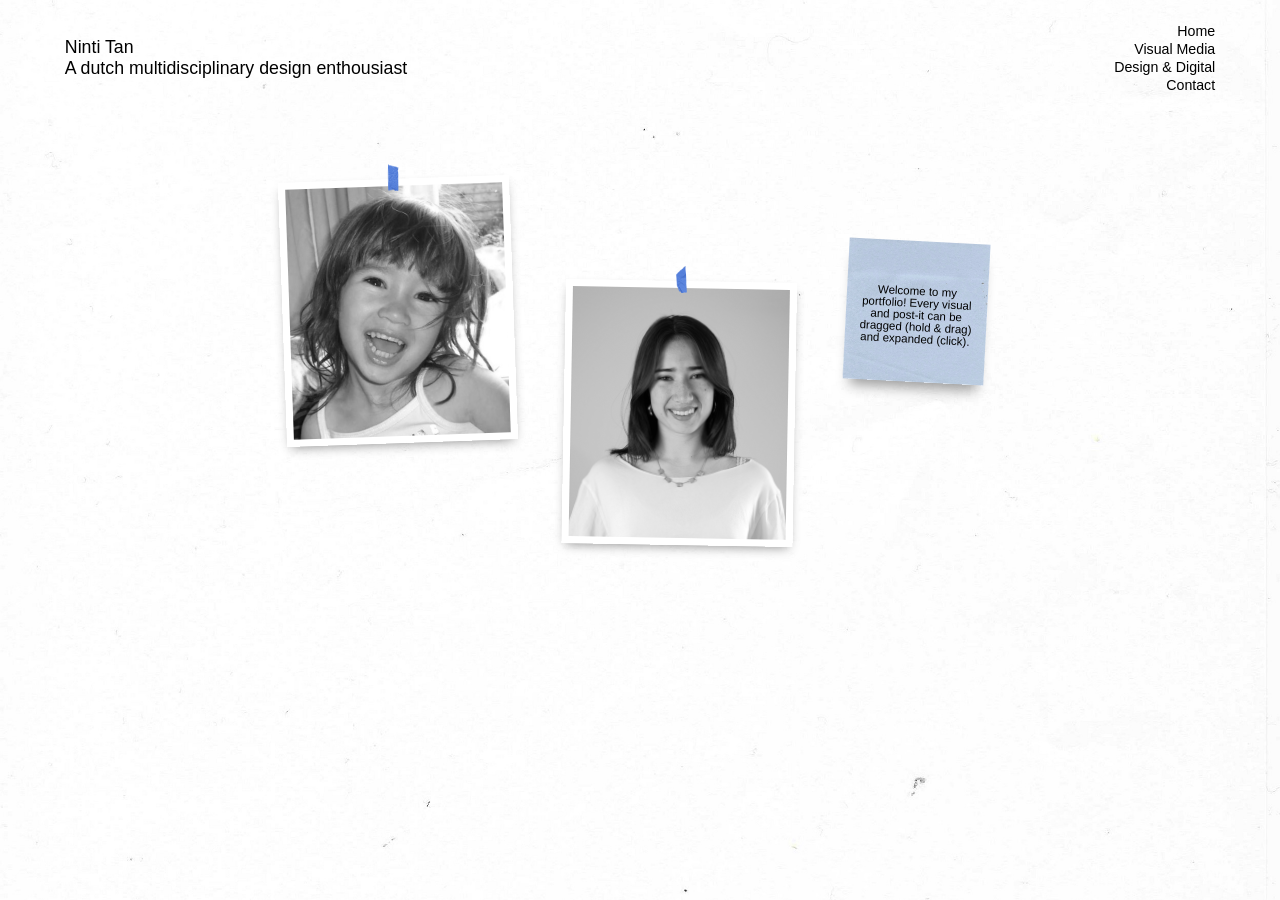
<file: index.html>
<!DOCTYPE html>
<html lang="en">
<head>
    <meta charset="UTF-8">
    <meta name="viewport" content="width=device-width, initial-scale=1.0">
    <link rel="stylesheet" href="styles/global.css">
    <link rel="stylesheet" href="styles/Draggable.css">
    <link rel="stylesheet" href="styles/homepage.css">
    <title>Ninti Tan's Portfolio</title>
</head>
<body>
    <header>
        <div>
            <h1>Ninti Tan</h1>
            <h2>A dutch multidisciplinary design enthousiast</h2>
        </div>
        <nav>
            <ul>
                <li><a href="index.html">Home</a></li>
                <li><a href="Visual Media.html">Visual Media</a></li>
                <li><a href="Design & Digital.html">Design & Digital</a></li>
                <li><a href="contact.html">Contact</a></li>
            </ul>
        </nav>     
    </header>

    <div class="frame-wrap" id="frame-wrap">
        <div class="object obj1 image-placeholder" draggable="false">
            <img src="images/Tape01.png" alt="" class="tape">
            <img src="images/little-me.png" alt="" class="image"> 
        </div>
        <div class="object obj2 image-placeholder" draggable="false">
            <img src="images/Tape02.png" alt="" class="tape">
            <img src="images/big-me.jpg" alt="" class="image"> 
        </div>
        <div class="postit post1">
            <img src="images/postit01.png" alt="Post-it note" draggable="false">
            <p>Welcome to my portfolio! Every visual and post-it can be dragged (hold & drag) and expanded (click). </p> 
        </div>

    </div>


    <script src="scripts/Draggable.js"></script>
</body>

</html>
</file>
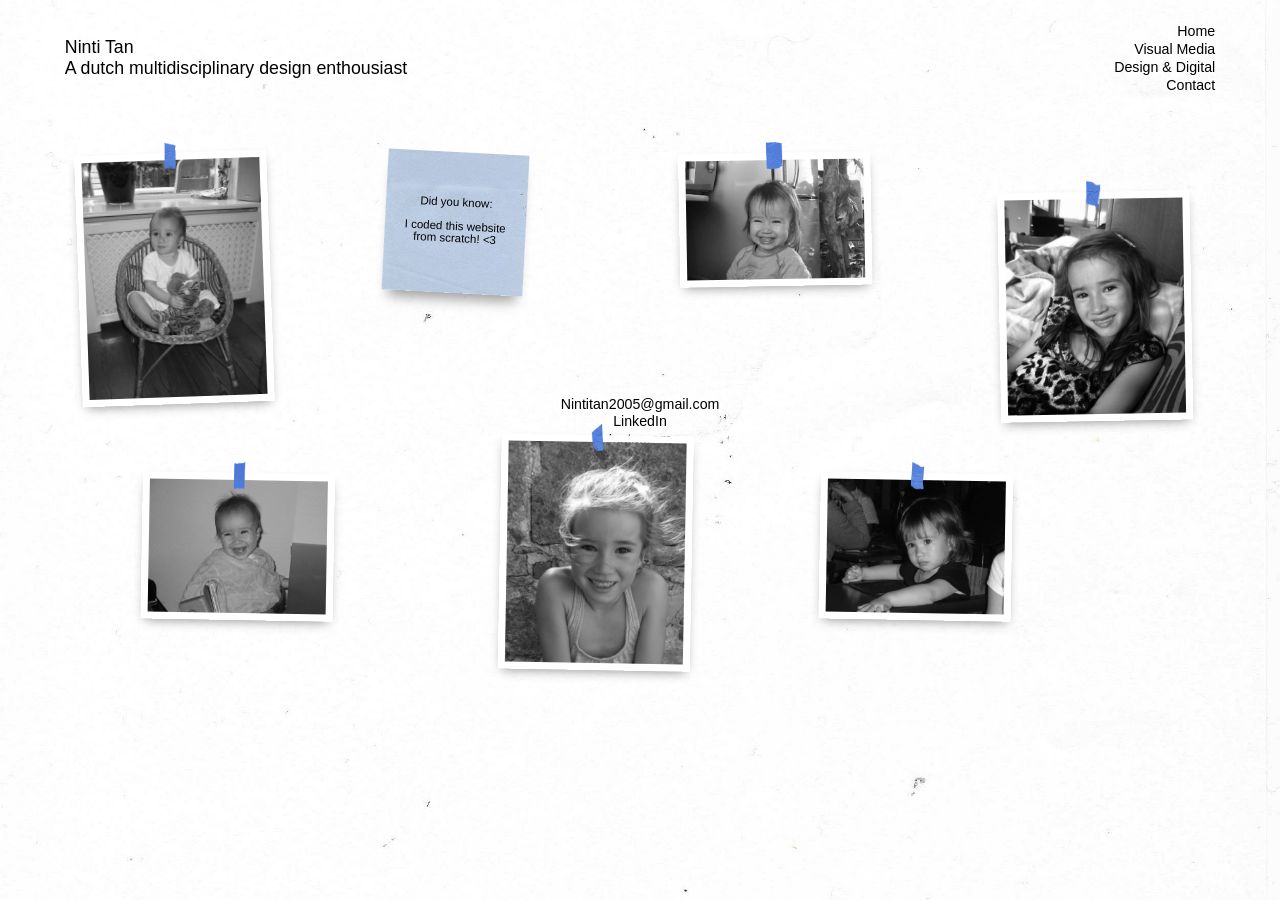
<file: contact.html>
<!DOCTYPE html>
<html lang="en">
<head>
    <meta charset="UTF-8" />
    <meta name="viewport" content="width=device-width, initial-scale=1.0" />
    <title>About</title>
    <link rel="stylesheet" href="styles/global.css" />
    <link rel="stylesheet" href="styles/contact.css" />
    <link rel="stylesheet" href="styles/Draggable.css" />
</head>
<body>
    <header>
        <div>
            <h1>Ninti Tan</h1>
            <h2>A dutch multidisciplinary design enthousiast</h2>
        </div>
        <nav>
            <ul>
                <li><a href="index.html">Home</a></li>
                <li><a href="Visual Media.html">Visual Media</a></li>
                <li><a href="Design & Digital.html">Design & Digital </a></li>
                <li><a href="contact.html">Contact</a></li>
            </ul>
        </nav>     
    </header>

    <div class="frame-wrap" id="frame-wrap">
        <div class="contact-info">
            <ul>
                <li><p>Nintitan2005@gmail.com</p></li>
                <li><a href="https://www.linkedin.com/in/ninti-tan-366999281/?skipRedirect=true">LinkedIn</a></li>
                <li><a href="https://www.instagram.com/ninti_tan/">Instagram</a></li>
            </ul>
        </div>

        <div class="object obj1 image-placeholder" draggable="false">
            <img src="images/Tape01.png" alt="" class="tape">
            <img src="images/contact/me1.jpg" alt="" class="image"> 
        </div>
        <div class="object obj2 image-placeholder" draggable="false">
            <img src="images/Tape02.png" alt="" class="tape">
            <img src="images/contact/me2.jpg" alt="" class="image"> 
        </div>
        <div class="object obj3 image-placeholder" draggable="false">
            <img src="images/Tape03.png" alt="" class="tape">
            <img src="images/contact/me3.jpg" alt="" class="image"> 
        </div>
        <div class="object obj4 image-placeholder" draggable="false">
            <img src="images/Tape04.png" alt="" class="tape">
            <img src="images/contact/me4.jpg" alt="" class="image"> 
        </div>
        <div class="object obj5 image-placeholder" draggable="false">
            <img src="images/Tape05.png" alt="" class="tape">
            <img src="images/contact/me5.jpg" alt="" class="image"> 
        </div>
        <div class="object obj6 image-placeholder" draggable="false">
            <img src="images/Tape06.png" alt="" class="tape">
            <img src="images/contact/me6.jpg" alt="" class="image"> 
        </div>

        <div class="postit post1">
            <img src="images/postit01.png" alt="Post-it note" draggable="false">
            <p>Did you know:<br><br>I coded this website from scratch! <3</p>
        </div>
    </div>


    <script src="scripts/Draggable.js"></script>
</body>
</html>
</file>
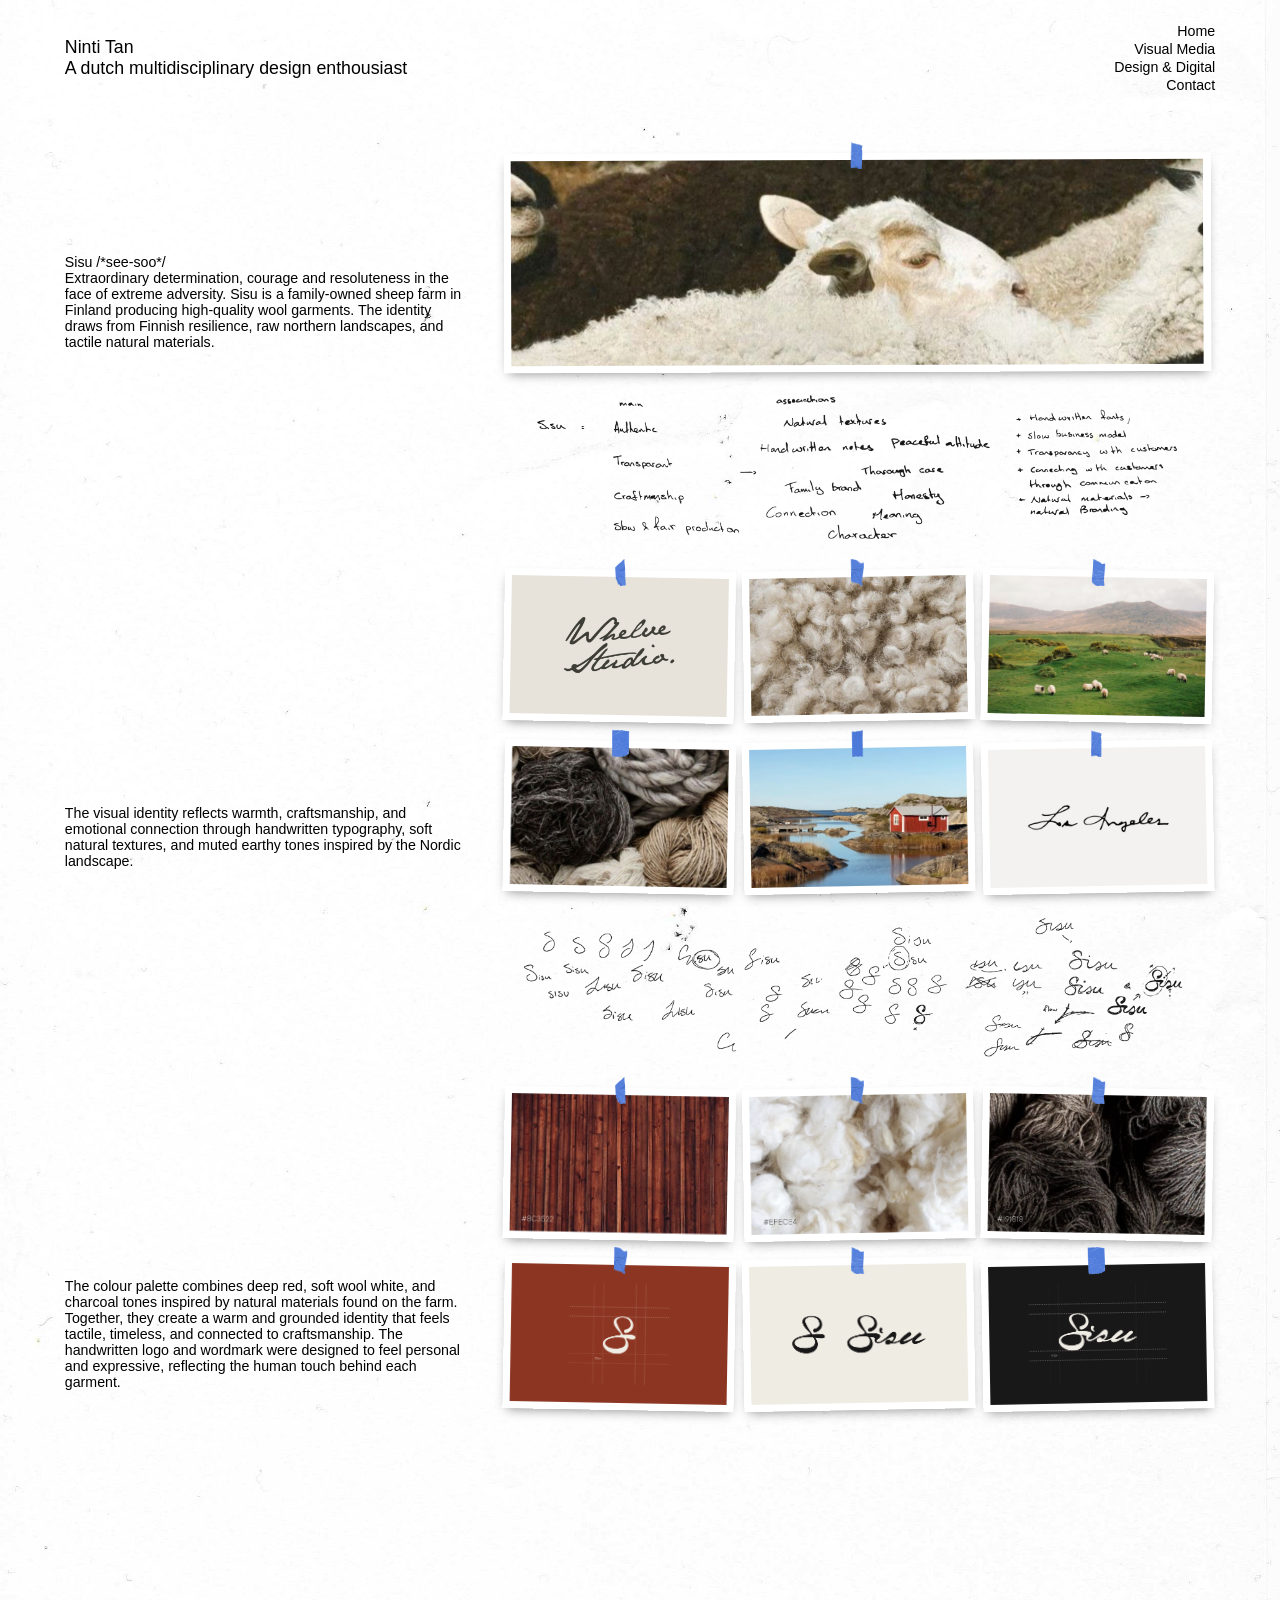
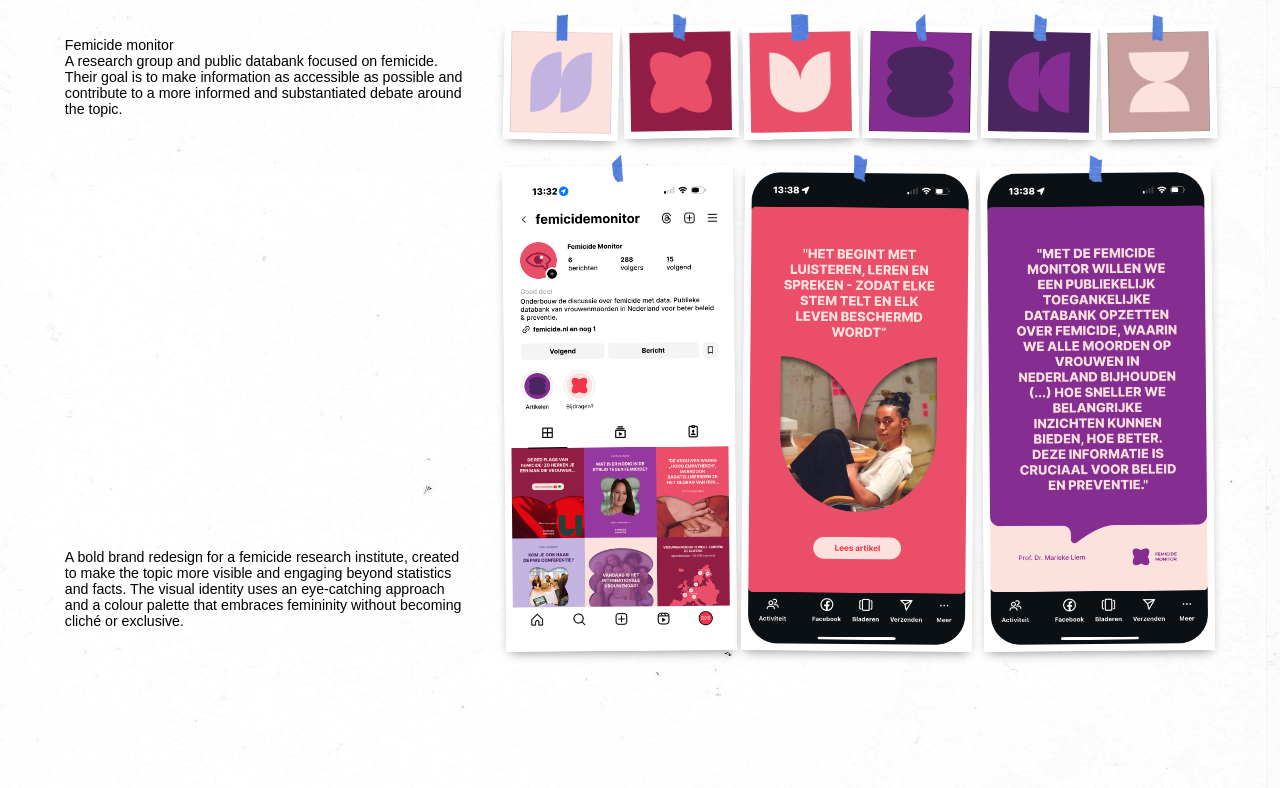
<file: Design & Digital.html>
<!DOCTYPE html>
<html lang="en">
<head>
    <meta charset="UTF-8">
    <meta name="viewport" content="width=device-width, initial-scale=1.0">
    <title>Design & Digital</title>
    <link rel="stylesheet" href="styles/global.css">
    <link rel="stylesheet" href="styles/Draggable.css">
    <link rel="stylesheet" href="styles/Design & Digital.css">

</head>
<body>
    <header>
        <div>
            <h1>Ninti Tan</h1>
            <h2>A dutch multidisciplinary design enthousiast</h2>
        </div>
        <nav>
            <ul>
                <li><a href="index.html">Home</a></li>
                <li><a href="Visual Media.html">Visual Media</a></li>
                <li><a href="Design & Digital.html">Design & Digital </a></li>
                <li><a href="contact.html">Contact</a></li>
            </ul>
        </nav>     
    </header>

        <div class="frame-wrap" id="frame-wrap">
            <div class="collection-01">
                <div class="object obj1 image-placeholder" draggable="false">
                    <img src="images/Tape01.png" alt="Piece of tape" draggable="false" class="tape">
                    <img src="images/Sisu/sisuhero.png" alt="Placeholder image" draggable="false" class="image">
                </div>
                <div class="object obj2 image-placeholder" draggable="false">
                    <img src="images/Tape02.png" alt="Piece of tape" draggable="false" class="tape">
                    <img src="images/Sisu/sisumood1.png" alt="Placeholder image" draggable="false" class="image">
                </div>
                <div class="object obj3 image-placeholder" draggable="false">
                    <img src="images/Tape03.png" alt="Piece of tape" draggable="false" class="tape">
                    <img src="images/Sisu/sisumood2.png" alt="Placeholder image" draggable="false" class="image">
                </div>
                <div class="object obj4 image-placeholder" draggable="false">
                    <img src="images/Tape04.png" alt="Piece of tape" draggable="false" class="tape">
                    <img src="images/Sisu/sisumood3.png" alt="Placeholder image" draggable="false" class="image">
                </div>
                <div class="object obj5 image-placeholder" draggable="false">
                    <img src="images/Tape05.png" alt="Piece of tape" draggable="false" class="tape">
                    <img src="images/Sisu/sisumood4.png" alt="Placeholder image" draggable="false" class="image">
                </div>
                <div class="object obj6 image-placeholder" draggable="false">
                    <img src="images/Tape06.png" alt="Piece of tape" draggable="false" class="tape">
                    <img src="images/Sisu/sisumood5.png" alt="Placeholder image" draggable="false" class="image">
                </div>
                <div class="object obj7 image-placeholder" draggable="false">
                    <img src="images/Tape01.png" alt="Piece of tape" draggable="false" class="tape">
                    <img src="images/Sisu/sisumood6.png" alt="Placeholder image" draggable="false" class="image">
                </div>
                <div class="object obj8 image-placeholder" draggable="false">
                    <img src="images/Tape02.png" alt="Piece of tape" draggable="false" class="tape">
                    <img src="images/Sisu/sisucolor1.png" alt="Placeholder image" draggable="false" class="image">
                </div>
                <div class="object obj9 image-placeholder" draggable="false">
                    <img src="images/Tape03.png" alt="Piece of tape" draggable="false" class="tape">
                    <img src="images/Sisu/sisucolor2.png" alt="Placeholder image" draggable="false" class="image">
                </div>
                <div class="object obj10 image-placeholder" draggable="false">
                    <img src="images/Tape04.png" alt="Piece of tape" draggable="false" class="tape">
                    <img src="images/Sisu/sisucolor3.jpg" alt="Placeholder image" draggable="false" class="image">
                </div>
                <div class="object obj11 image-placeholder" draggable="false">
                    <img src="images/Tape03.png" alt="Piece of tape" draggable="false" class="tape">
                    <img src="images/Sisu/sisulogo1.png" alt="Placeholder image" draggable="false" class="image">
                </div>
                <div class="object obj12 image-placeholder" draggable="false">
                    <img src="images/Tape04.png" alt="Piece of tape" draggable="false" class="tape">
                    <img src="images/Sisu/sisulogo2.png" alt="Placeholder image" draggable="false" class="image">
                </div>
                <div class="object obj13 image-placeholder" draggable="false">
                    <img src="images/Tape05.png" alt="Piece of tape" draggable="false" class="tape">
                    <img src="images/Sisu/sisulogo3.png" alt="Placeholder image" draggable="false" class="image">
                </div>


                <div class="sketches sketch1">
                    <img src="images/Sisu/sketch1.png" alt="Sketches" draggable="false">
                </div>
                <div class="sketches sketch2">
                    <img src="images/Sisu/sketch2.png" alt="Sketches" draggable="false">
                </div>
            </div>
            <div class="frame-text">
                <h2>Sisu /*see-soo*/</h2>
                <p> Extraordinary determination, courage and resoluteness in the face of extreme adversity. Sisu is a family-owned sheep farm in Finland producing high-quality wool garments. The identity draws from Finnish resilience, raw northern landscapes, and tactile natural materials.</p>
            </div>
            <div class="frame-text">
                <p>The visual identity reflects warmth, craftsmanship, and emotional connection through handwritten typography, soft natural textures, and muted earthy tones inspired by the Nordic landscape.</p>
            </div>
            <div class="frame-text">
                <p>The colour palette combines deep red, soft wool white, and charcoal tones inspired by natural materials found on the farm. Together, they create a warm and grounded identity that feels tactile, timeless, and connected to craftsmanship. The handwritten logo and wordmark were designed to feel personal and expressive, reflecting the human touch behind each garment.</p>
            </div>
            <div class="collection-02">
                <div class="object obj14 image-placeholder" draggable="false">
                    <img src="images/Tape01.png" alt="Piece of tape" draggable="false" class="tape">
                    <img src="images/femicidemonitor/form1.png" alt="Placeholder image" draggable="false" class="image">
                </div>
                <div class="object obj15 image-placeholder" draggable="false">
                    <img src="images/Tape02.png" alt="Piece of tape" draggable="false" class="tape">
                    <img src="images/femicidemonitor/form2.png" alt="Placeholder image" draggable="false" class="image">
                </div>
                <div class="object obj16 image-placeholder" draggable="false">
                    <img src="images/Tape03.png" alt="Piece of tape" draggable="false" class="tape">
                    <img src="images/femicidemonitor/form3.png" alt="Placeholder image" draggable="false" class="image">
                </div>
                <div class="object obj17 image-placeholder" draggable="false">
                    <img src="images/Tape04.png" alt="Piece of tape" draggable="false" class="tape">
                    <img src="images/femicidemonitor/form4.png" alt="Placeholder image" draggable="false" class="image">
                </div>
                <div class="object obj18 image-placeholder" draggable="false">
                    <img src="images/Tape05.png" alt="Piece of tape" draggable="false" class="tape">
                    <img src="images/femicidemonitor/form5.png" alt="Placeholder image" draggable="false" class="image">
                </div>
                <div class="object obj19 image-placeholder" draggable="false">
                    <img src="images/Tape06.png" alt="Piece of tape" draggable="false" class="tape">
                    <img src="images/femicidemonitor/form6.png" alt="Placeholder image" draggable="false" class="image">
                </div>
                <div class="object obj20 image-placeholder" draggable="false">
                    <img src="images/Tape02.png" alt="Piece of tape" draggable="false" class="tape">
                    <img src="images/femicidemonitor/iPhone 16 Pro - 1.png" alt="Placeholder image" draggable="false" class="image">
                </div>
                <div class="object obj21 image-placeholder" draggable="false">
                    <img src="images/Tape03.png" alt="Piece of tape" draggable="false" class="tape">
                    <img src="images/femicidemonitor/story 2.png" alt="Placeholder image" draggable="false" class="image">
                </div>
                <div class="object obj22 image-placeholder" draggable="false">
                    <img src="images/Tape04.png" alt="Piece of tape" draggable="false" class="tape">
                    <img src="images/femicidemonitor/story 3.png" alt="Placeholder image" draggable="false" class="image">
                </div>
            </div>
            <div class="frame-text">
                <h2>Femicide monitor</h2>
                <p>A research group and public databank focused on femicide. Their goal is to make information as accessible as possible and contribute to a more informed and substantiated debate around the topic.</p>
            </div>
            <div class="frame-text">
                <p>A bold brand redesign for a femicide research institute, created to make the topic more visible and engaging beyond statistics and facts. The visual identity uses an eye-catching approach and a colour palette that embraces femininity without becoming cliché or exclusive.</p>
            </div>
        </div>

    <script src="scripts/Draggable.js"></script>
    
</body>
</html>
</file>
<file: styles/global.css>
@font-face {
    font-family: ReenieBeanie;
    src: url(../fonts/ReenieBeanie-Regular.ttf) format("truetype");
}

body {
    background-image: url('../images/achtergrond.JPG');
    background-size: 100% auto;
}

header > div h1, header > div h2 {
    font-family: "montserrat", sans-serif;
    font-weight: 300;
    font-size: 1.3875vw;
    text-align: center;
    margin-top: 2.22vw;
}

a {
    font-family: "montserrat", sans-serif;
    text-decoration: none;
    color: #000000;
    font-weight: 300;
    font-size: 1.11vw;
}

a:hover {
    text-decoration: underline;
    color: #000000;
    font-weight: 300;
    font-size: 1.11vw;
}

header {
    display: flex;
    justify-content: space-between;
    align-items: center;
    padding: 1.11vw 4.44vw 2.50vw 4.44vw;
}

header div h1, header div h2 {
    text-align: left;
    margin: 0;
}

header nav ul {
    list-style: none;
    display: flex;
    justify-content: space-between;
    flex-direction: column;
    align-items: flex-end;
    margin: 0;
}

p {
    font-family: "montserrat", sans-serif;
    font-size: 1.11vw;
    font-weight: 300;
    text-align: left;
    margin: 0;
    padding: 0;
}

@media screen and (max-width: 1024px) {
    html, body {
        width: 100%;
        height: 100%;
        margin: 0;
        background: #ffffff;
        overflow: hidden;
    }

    body {
        position: relative;
    }

    body::before {
        content: "Mobile version coming soon. Please visit on a larger screen.";
        position: fixed;
        inset: 0;
        display: flex;
        align-items: center;
        justify-content: center;
        padding: 2rem;
        box-sizing: border-box;
        color: #000000;
        background: #ffffff;
        font-family: "montserrat", sans-serif;
        font-size: 6vw;
        font-weight: 300;
        text-align: center;
        z-index: 9999;
    }

    body > * {
        display: none !important;
    }
}
</file>
<file: styles/Draggable.css>
.frame-wrap {
    position: relative;
    height: 200vh;
    margin: 0 4.44vw;
    overflow: visible;
}

.frame {
    position: relative;
    width: 100%;
    height: 100%;
    overflow: visible;
    z-index: 1;
}

.frame-text {
    position: absolute;
    z-index: -1;
    pointer-events: none;
    width: 35%;
}

.frame-text p {
    margin: 0;
    pointer-events: none;
}

.object {
    position: absolute;
    width: 18.04vw;         /* base size */
    cursor: grab;
    user-select: none;
    touch-action: none;
}

.object:active {
    cursor: grabbing;
}

.image-placeholder .image, .video-placeholder video {
    width: 100%;          /* now follows .object resize */
    height: auto;
    display: block;
    border: 0.56vw solid #ffffff;
    box-sizing: border-box;
    box-shadow: 0 0.4vw 0.9vw -0.35vw rgba(0, 0, 0, 0.45);
}

.video-placeholder iframe {
    width: 100%;
    height: 100%;
    display: block;
    border: 0.56vw solid #ffffff;
    box-sizing: border-box;
    box-shadow: 0 0.4vw 0.9vw -0.35vw rgba(0, 0, 0, 0.45);
}

.tape {
    position: relative;
    top: 1.25vw;
    left: 0;
    transform: none;
    display: block;
    margin: 0 auto;
    width: auto;
    height: 2.08vw;
    z-index: 2;
}

.postit {
    position: absolute;
    display: inline-block;
    cursor: grab;
    user-select: none;
    touch-action: none;
    z-index: 9999;
    box-shadow: 0 1vw 1vw -0.55vw rgba(0, 0, 0, 0.39);
}

.postit:active {
    cursor: grabbing;
}

.postit img {
    display: block;
    width: 11vw;
    height: auto;
}

.postit p {
    position: absolute;
    inset: 3.45vw 0.8vw 0.4vw 0.8vw;
    display: flex;
    align-items: top;
    justify-content: center;
    text-align: center;
    z-index: 1;
    pointer-events: none;
    font-size: 0.9vw;
    box-sizing: border-box;
    mix-blend-mode: multiply;
}
</file>
<file: styles/homepage.css>
.frame-wrap {
    position: relative;
    height: 100vh;
    margin: 0 4.44vw;
    overflow: visible;
}

.little-me,
.big-me {
    position: absolute;
    top: auto;
    width: 17.34vw;
    height: auto;
    display: block;
    cursor: grab;
    user-select: none;
    touch-action: none;
    z-index: 1;
}


.little-me .image, .big-me .image {
    width: 100%;
    display: block;
    border: 0.56vw solid #ffffff;
    box-sizing: border-box;
    box-shadow: 0.21vw 0.56vw 0.97vw rgba(0, 0, 0, 0.39);
    background-color: #ffffff;
}

.tape {
    position: relative;
    top: 0.97vw;
    left: 0;
    transform: none;
    display: block;
    margin: 0 auto;
    width: auto;
    height: 2.08vw;
    z-index: 2;
}

.obj1 {
    top: 2vw;
    left: 17vw;
    transform: rotate(-2deg);
}

.obj2 {
    top: 10vw;
    left: 39vw;
    transform: rotate(1deg);
}

.welcome {
    min-height: 110vh;          /* full viewport height */
    display: flex;
    justify-content: center;    /* horizontal */
    align-items: center;   
}


.post1 {
    top: 9vw;
    left: 61vw;
    transform: rotate(3deg);
}
</file>
<file: styles/contact.css>
.contact-info {
    min-height: 60vh;          /* full viewport height */
    display: flex;
    justify-content: center;    /* horizontal */
    align-items: center;        /* vertical */
}

.contact-info ul {
    list-style: none;
    display: flex;
    flex-direction: column;
    align-items: center;
    margin: 0;
    padding: 0;
    margin-top: 4vw;
}

.contact-info ul li p, .contact-info ul li a {
    font-family: "montserrat", sans-serif;
    font-weight: 300;
    font-size: 1.11vw;
    margin: 0;
    padding: 0;
}

.frame-wrap .object {
    width: 15.02vw;
}

.obj1 {
    top: 0vw;
    left: 1vw;
    transform: rotate(-2deg);
}

.obj2 {
    top: 22vw;
    left: 34vw;
    transform: rotate(1deg);
}

.obj3 {
    top: 3vw;
    left: 73vw;
    transform: rotate(-1deg);
}

.obj4 {
    top: 25vw;
    left: 59vw;
    transform: rotate(1deg);
}

.obj5 {
    top: 0vw;
    left: 48vw;
    transform: rotate(-1deg);
}

.obj6 {
    top: 25vw;
    left: 6vw;
    transform: rotate(1deg);
}

.post1 {
    top: 2vw;
    left: 25vw;
    transform: rotate(3deg);
}
</file>
<file: styles/Design & Digital.css>
.obj1 {
    width: 55.2vw;
    left: 34.3vw;
    transform: rotate(-0.2deg);
}

.obj2 {
    left: 34.32vw;
    top: 32.60vw;
    transform: rotate(1deg);
}

.obj5 {
    left: 34.32vw;
    top: 45.90vw;
    transform: rotate(1deg);
}

.obj3 {
    left: 52.99vw;
    top: 32.60vw;
    transform: rotate(-1deg);
}

.obj6 {
    left: 52.99vw;
    top: 45.90vw;
    transform: rotate(-1deg);
}

.obj4 {
    left: 71.64vw;
    top: 32.60vw;
    transform: rotate(1deg);
}

.obj7 {
    left: 71.64vw;
    top: 45.90vw;
    transform: rotate(-1deg);
}

.obj8 {
    left: 34.3vw;
    top: 73vw;
    transform: rotate(1deg);
}

.obj9 {
    left: 52.99vw;
    top: 73vw;
    transform: rotate(-1deg);
}

.obj10 {
    left: 71.64vw;
    top: 73vw;
    transform: rotate(1deg);
}

.obj11 {
    left: 34.3vw;
    top: 86.30vw;
    transform: rotate(1deg);
}

.obj12 {
    left: 52.99vw;
    top: 86.30vw;
    transform: rotate(-1deg);
}

.obj13 {
    left: 71.64vw;
    top: 86.30vw;
    transform: rotate(-1deg);
}



p, h2 {
    font-family: "montserrat", sans-serif;
    font-size: 1.11vw;
    font-weight: 300;
    text-align: left;
    margin: 0;
    padding: 0;
}

.frame-wrap .frame-text:nth-child(1 of .frame-text) {
    top: 10vw;
    left: 0vw;
}

.frame-wrap .frame-text:nth-child(2 of .frame-text) {
    top: 53vw;
    left: 0vw;
}

.frame-wrap .frame-text:nth-child(3 of .frame-text) {
    top: 90vw;
    left: 0vw;
}

.frame-wrap .frame-text:nth-child(4 of .frame-text) {
    top: 118vw;
    left: 0vw;
}

.frame-wrap .frame-text:nth-child(5 of .frame-text) {
    top: 158vw;
    left: 0vw;
}

.post1 {
    top: 19.1vw;
    left: 58.33vw;
    transform: rotate(3deg);
}

.sketches {
    z-index: -100;
}

.sketch1 {
    width: 50vw;
    position: absolute;
    top: 21vw;
    left: 36.9vw;

}

.sketch1 img {
    width: 100%;
    height: auto;
}

.sketch2 {
    width: 52vw;
    position: absolute;
    top: 59.5vw;
    left: 35.9vw;
}

.sketch2 img {
    width: 100%;
    height: auto;
}

.obj14 {
    left: 80.97vw;
    top: 115vw;
    transform: rotate(-1deg);
    width: 9vw;
}

.obj15 {
    left: 62.32vw;
    top: 115vw;
    transform: rotate(1deg);
    width: 9vw;
}

.obj16 {
    left: 43.63vw;
    top: 115vw;
    transform: rotate(-1deg);
    width: 9vw;
}

.obj17 {
    left: 71.64vw;
    top: 115vw;
    transform: rotate(1deg);
    width: 9vw;
}

.obj18 {
    left: 52.99vw;
    top: 115vw;
    transform: rotate(-1deg);
    width: 9vw;
}

.obj19 {
    left: 34.3vw;
    top: 115vw;
    transform: rotate(1deg);
    width: 9vw;
}

.obj20 {
    left: 34.3vw;
    top: 126vw;
    transform: rotate(-0.5deg);
}

.obj21 {
    left: 52.99vw;
    top: 126vw;
    transform: rotate(0.5deg);
}

.obj22 {
    margin-bottom: 5vw;
    left: 71.64vw;
    top: 126vw;
    transform: rotate(-0.5deg);
}

.obj20 .image, .obj21 .image, .obj22 .image {
    background-color: #ffffff;
}
</file>
